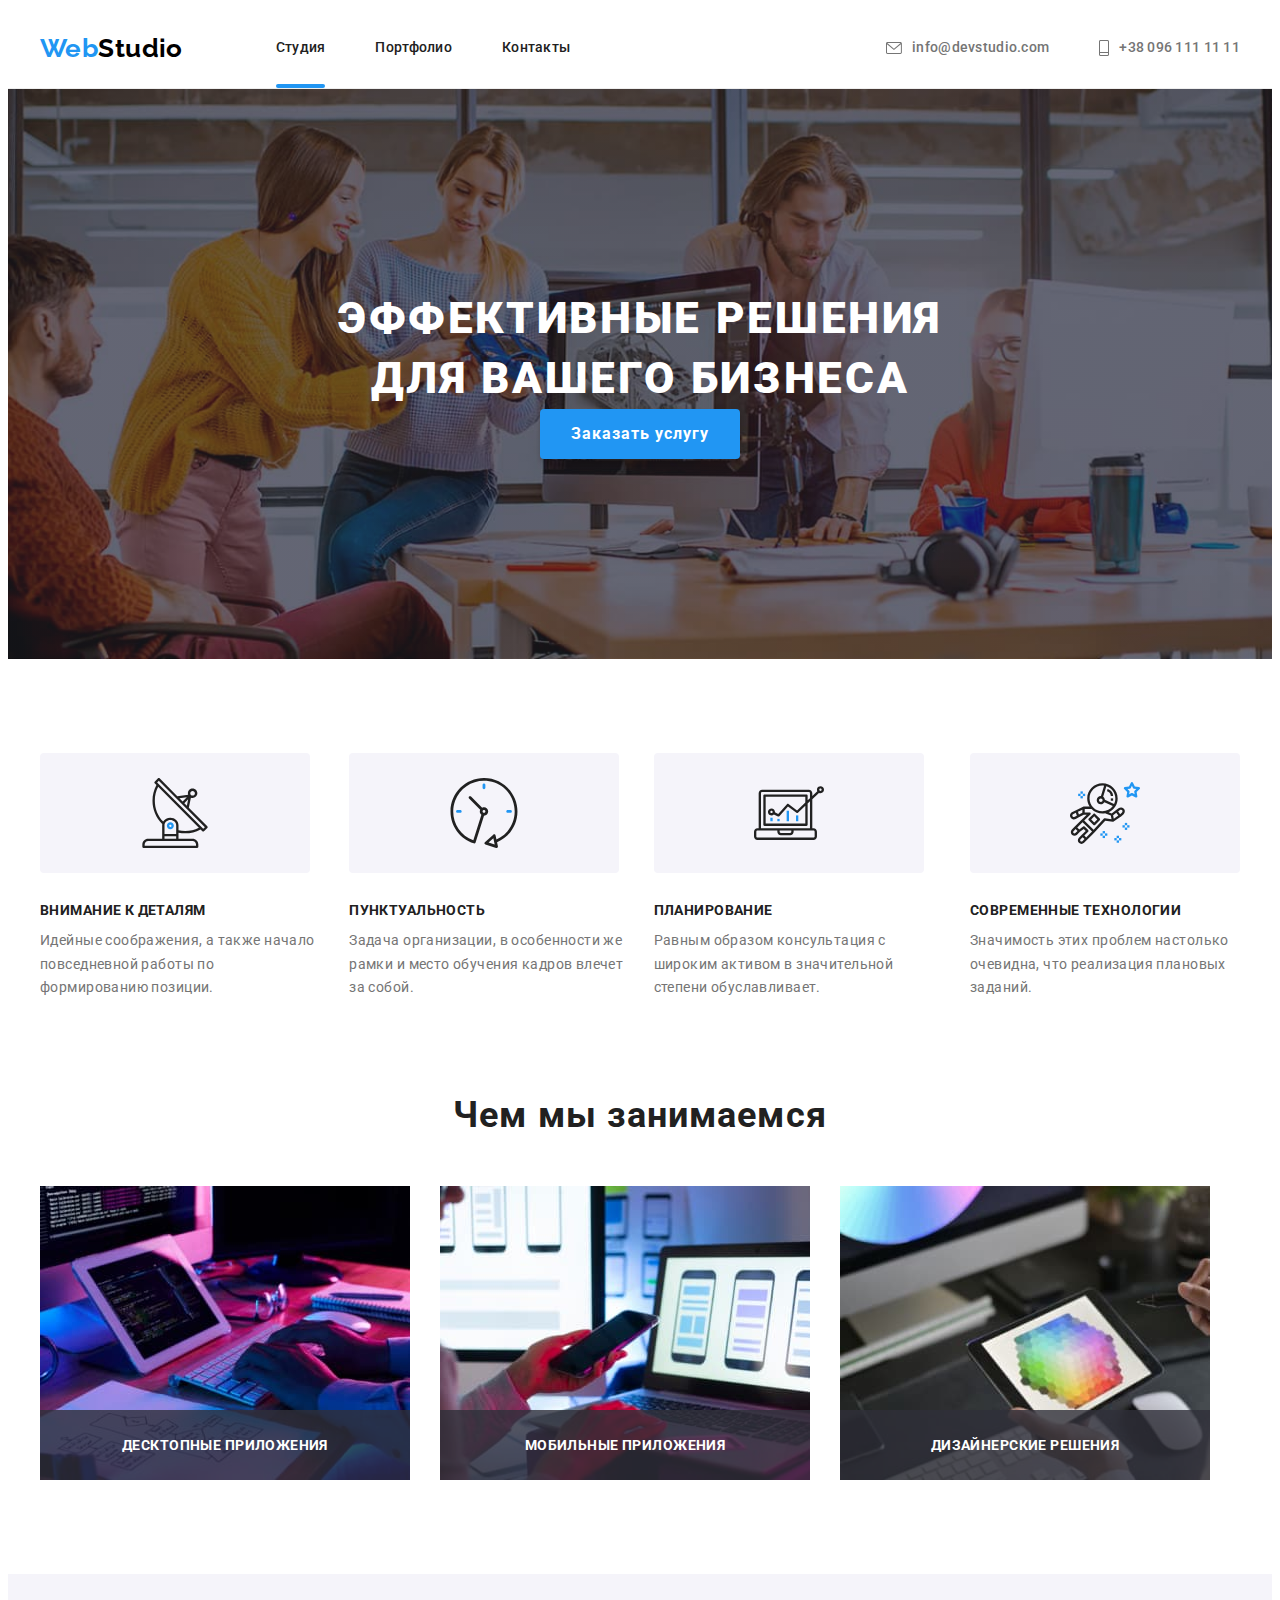
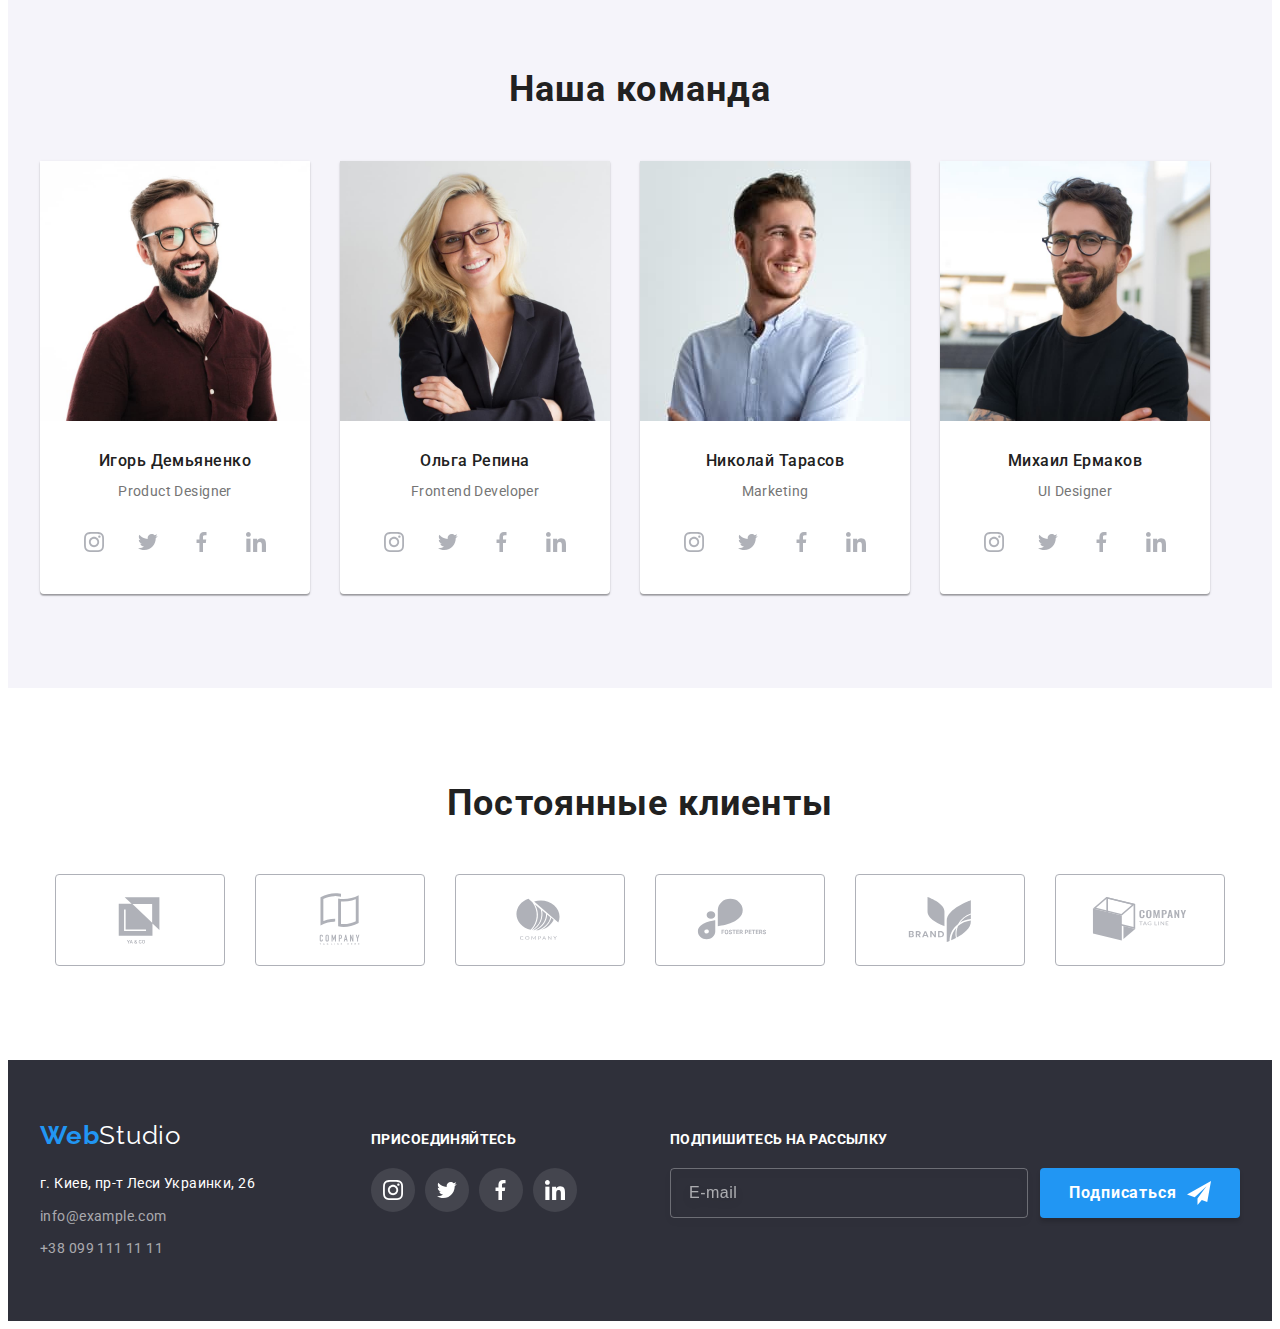
<file: index.html>
<!DOCTYPE html>
<html lang="ru">

<head>
    <meta charset="UTF-8">
    <meta http-equiv="X-UA-Compatible" content="IE=edge">
    <meta name="viewport" content="width=device-width, initial-scale=1.0">
    <title>Document</title>
    <link rel="preconnect" href="https://fonts.googleapis.com">
    <link rel="preconnect" href="https://fonts.gstatic.com" crossorigin>
    <link href="https://fonts.googleapis.com/css2?family=Raleway:wght@700&family=Roboto:wght@400;500;700;900&display=swap"
        rel="stylesheet">
       <link rel="stylesheet" href="https://cdnjs.cloudflare.com/ajax/libs/modern-normalize/1.1.0/modern-normalize.min.css" integrity="sha512-wpPYUAdjBVSE4KJnH1VR1HeZfpl1ub8YT/NKx4PuQ5NmX2tKuGu6U/JRp5y+Y8XG2tV+wKQpNHVUX03MfMFn9Q==" crossorigin="anonymous" referrerpolicy="no-referrer" />
    <link rel="stylesheet" href="./css/styles.css"/>
</head>
<body>
    <header class="header">
        <div class="container header-container">
        <nav class="header-navigation"> 
            <a href="/" class="header-logo link">
               Web<span class="logo-blak">Studio</span> </a>
            <ul class="header-list" >
                <li class="header-item"><a class="link header-link current" href="">Студия</a></li>
                <li class="header-item"><a class="link header-link" href="./portfolio.html">Портфолио</a></li>
                <li class="header-item"><a class="link header-link" href="">Контакты</a></li>
            </ul>
        </nav>
        <ul class="header-list">
            <li class="list-contact"><a class="link header-contact" href="mailto:info@devstudio.com">
                <svg class="header-icon" width="16" height="12">
                <use href="./images/icons.svg#icon-envelope1">
            </use>
            </svg>
                  info@devstudio.com</a>
           </li>
           
           
            <li class="list-contact"><a class="link header-contact"href="tel:+380961111111">
                <svg class="header-icon"width="10" height="16">
                    <use href="./images/icons.svg#icon-Vectorhover">
                    </use>
                    </svg>
                +38 096 111 11 11</a>
            </li>
            </div>
        </ul>
        </header>
    <main>
         <section class=" hero">
             <div class="container ">
                <h1 class="hero-title">Эффективные решения<br> для вашего бизнеса</h1>
                <button class="btn"type="button" data-modal-open>Заказать услугу</button>
             </div>
        </section>
        <section class="section">
            <div class="container">
            <h2 class="visually-hidden">Особенности</h2>
            <ul class="features-list">
               
                <li class="features-item">
                    <div class="features-icons-svg">
                    <svg class="features-icons">
                        <use href="./images/icons.svg#icon-antenna">
                        </use>
                    </svg>
                    </div>
                    <h3 class="features-title">Внимание к деталям</h3>
                    <p>Идейные соображения, а также начало повседневной работы по формированию позиции.</p>
                </li>
                <li class="features-item">
                    <div class="features-icons-svg">
                    <svg class="features-icons">
                        <use href="./images/icons.svg#icon-clock">
                        </use>
                    </svg>
                </div>
                    <h3 class="features-title">Пунктуальность</h3>
                    <p>Задача организации, в особенности же рамки и место обучения кадров влечет за собой.</p>
                </li>
                <li class="features-item">
                    <div class="features-icons-svg">
                    <svg class="features-icons">
                        <use href="./images/icons.svg#icon-diagram">
                        </use>
                    </svg>
                    </div>
                    <h3 class="features-title">Планирование</h3>
                    <p class="features-text">Равным образом консультация с широким активом в значительной степени обуславливает.</p>

                </li>
                <li class="features-item">
                    <div class="features-icons-svg">
                    <svg class="features-icons">
                        <use href="./images/icons.svg#icon-astronaut">
                        </use>
                    </svg>
                    </div>
                    <h3 class="features-title">Современные технологии</h3>
                    <p>Значимость этих проблем настолько очевидна, что реализация плановых заданий.</p>

                </li>
            </ul>
            </div>
             </section>
        <section class="section work-section">
            <div class="container">
            <h2 class="work-title">Чем мы занимаемся</h2>
            <ul class="work-list">
                <li class="work-item">
                    <img src="./images/img1.jpg" alt="вёрстка" width="370" height="294" />
                    <p class="work-text">ДЕСКТОПНЫЕ ПРИЛОЖЕНИЯ</p>
                </li>
                <li class="work-item">
                    <img src="./images/img2.jpg" alt="программа для телефона" width="370" height="294" />
                    <p class="work-text">МОБИЛЬНЫЕ ПРИЛОЖЕНИЯ</p>
                </li>
                <li class="work-item">
                    <img src="./images/img3.jpg" alt="игра" width="370" height="294" />
                    <p class="work-text">ДИЗАЙНЕРСКИЕ РЕШЕНИЯ</p>
                </li>
            </ul>
            </div>
        </section>
        <section class="section team-section">
            <div class="container">
            <h2 class="team-title">Наша команда</h2>
            <ul class=" team-list">
                <li class="team-item">
                    <img src="./images/photo.img1.jpg" alt="фото" width="270" height="260" />
                    <div class="container-name">
                    <h3 class="team-item-name">Игорь Демьяненко</h3>
                    <p class="team-text">Product Designer</p>

                    <ul class="team-contacts-list">
                        <li class="team-contacts">
                            <a class= "team-social-link" href="" ><svg class="team-social-link-icon" width="20" height="20">
                                <use href="./images/icons.svg#icon-instagram"></use>
                            </svg></a>
                            
                        </li>
                        <li class="team-contacts">
                            <a class="team-social-link" href=""><svg class="team-social-link-icon" width="20" height="20">
                                <use href="./images/icons.svg#icon-Vector"></use>
                            </svg></a>
                            </li>

                        <li class="team-contacts">
                            <a class= "team-social-link" href="" ><svg class="team-social-link-icon" width="20" height="20">
                                <use href="./images/icons.svg#icon-fecebook"></use>
                            </svg></a>
                            </li>

                        <li class="team-contacts">
                            <a class= "team-social-link" href="" ><svg class="team-social-link-icon" width="20" height="20">
                                <use href="./images/icons.svg#icon-linkedin"></use>
                            </svg></a>
                            </li>
                    </ul>
                    </div>
                </li>
                    <li class="team-item">
                    <img src="./images/photo.img2.jpg" alt="фото" width="270" height="260" />
                    <div class="container-name">
                    <h3 class="team-item-name">Ольга Репина</h3>
                    <p class="team-text">Frontend Developer</p>
                    <ul class="team-contacts-list">
                        <li class="team-contacts">
                            <a class="team-social-link" href=""><svg class="team-social-link-icon" width="20" height="20">
                                    <use href="./images/icons.svg#icon-instagram"></use>
                                </svg></a>
                    </li>
                    <li class="team-contacts">
                        <a class="team-social-link" href=""><svg class="team-social-link-icon" width="20" height="20">
                                <use href="./images/icons.svg#icon-Vector"></use>
                            </svg></a>
                    </li>
                    <li class="team-contacts">
                        <a class="team-social-link" href=""><svg class="team-social-link-icon" width="20" height="20">
                                <use href="./images/icons.svg#icon-fecebook"></use>
                            </svg></a>
                    </li>
                    <li class="team-contacts">
                        <a class="team-social-link" href=""><svg class="team-social-link-icon" width="20" height="20">
                                <use href="./images/icons.svg#icon-linkedin"></use>
                            </svg></a>
                    </li>
                    </ul>

                    </div>
                </li>
                <li class="team-item">
                    <img src="./images/photo.img3.jpg" alt="фото" width="270" height="260" />
                    <div class="container-name">
                    <h3 class="team-item-name">Николай Тарасов</h3>
                    <p class="team-text">Marketing</p>
                    <ul class="team-contacts-list">
                        <li class="team-contacts">
                            <a class="team-social-link" href=""><svg class="team-social-link-icon" width="20" height="20">
                                    <use href="./images/icons.svg#icon-instagram"></use>
                                </svg></a>
                       </li>
                        <li class="team-contacts">
                            <a class="team-social-link" href=""><svg class="team-social-link-icon" width="20" height="20">
                                    <use href="./images/icons.svg#icon-Vector"></use>
                                </svg></a>
                        </li>
                        <li class="team-contacts">
                            <a class="team-social-link" href=""><svg class="team-social-link-icon" width="20" height="20">
                                    <use href="./images/icons.svg#icon-fecebook"></use>
                                </svg></a>
                        </li>
                        <li class="team-contacts">
                            <a class="team-social-link" href=""><svg class="team-social-link-icon" width="20" height="20">
                                    <use href="./images/icons.svg#icon-linkedin"></use>
                                </svg></a>
                        </li>
                        </ul>

                    </div>
                </li>
                <li class="team-item">
                    <img src="./images/photo.img4.jpg" alt="фото" width="270" height="260" />
                    <div class="container-name">
                    <h3 class="team-item-name">Михаил Ермаков</h3>
                    <p class="team-text">UI Designer</p>
                    <ul class="team-contacts-list">
                        <li class="team-contacts">
                            <a class="team-social-link" href=""><svg class="team-social-link-icon" width="20" height="20">
                                    <use href="./images/icons.svg#icon-instagram"></use>
                                </svg></a>
                    
                        </li>
                        <li class="team-contacts">
                            <a class="team-social-link" href=""><svg class="team-social-link-icon" width="20" height="20">
                                    <use href="./images/icons.svg#icon-Vector"></use>
                                </svg></a>
                        </li>
                        <li class="team-contacts">
                            <a class="team-social-link" href=""><svg class="team-social-link-icon" width="20" height="20">
                                    <use href="./images/icons.svg#icon-fecebook"></use>
                                </svg></a>
                        </li>
                        <li class="team-contacts">
                            <a class="team-social-link" href=""><svg class="team-social-link-icon" width="20" height="20">
                                    <use href="./images/icons.svg#icon-linkedin"></use>
                                </svg></a>
                        </li>
                        </ul>

                    </div>
                </li>
            </ul>
            </div>
        </section>
        <section class="section client-section">
            <div class="container">
          <h4 class="client-title">Постоянные клиенты</h4>
          <ul class="client-list">
            <li class="client-compani">
                <a class="client-compani-contact" href="">
                    <svg class="client-compani-icon">
                        <use href="./images/icons.svg#icon-Logo1"></use>
                    </svg>
                </a>

            </li>
            <li class="client-compani">
                <a class="client-compani-contact" href="">
                    <svg class="client-compani-icon">
                        <use href="./images/icons.svg#icon-Logo2"></use> 
                    </svg>
                </a>
            </li>
            <li class="client-compani">
                <a class="client-compani-contact" href="">
                    <svg class="client-compani-icon">
                    <use href="./images/icons.svg#icon-Logo3"></use> </svg></a>
            </li>
            <li class="client-compani">
                <a class="client-compani-contact" href="">
                    <svg class="client-compani-icon">
                    <use href="./images/icons.svg#icon-Logo4"></use> </svg></a>
            </li>
            <li class="client-compani">
                <a class="client-compani-contact" href="">
                    <svg class="client-compani-icon">
                    <use  href="./images/icons.svg#icon-Logo5"></use> </svg></a>
            </li>
            <li class="client-compani">
                <a class="client-compani-contact" href="">
                    <svg class="client-compani-icon">
                    <use href="./images/icons.svg#icon-Logo6"></use> </svg></a>
            </li>
            
          </ul>
</section>
    </main>
    
    <section class="footer">
        <div class="container footer-all">
            <div class="footer-container">
        <a href="/" class="footer-logo link">
            Web<span class="logo-light">Studio</span> </a>
           <address class="footer-adress">
              
            <ul class=" footer-list">
                <li class="footer-item">
                    <a class="footer-coordinates link" href="https://goo.gl/maps/s4ps8haP7JGMtB886" target="_blank" rel="noopener noreferrer">
                        г. Киев, пр-т Леси Украинки, 26</a>
                </li>
                <li class="footer-item">
                    <a class="footer-contact link"href="mailto:info@example.com">info@example.com</a>
                </li>
                <li class="footer-item">
                    <a class="footer-contact link"href="tel:+380991111111">+38 099 111 11 11</a>
                </li>
            </ul>
            </div>
            </address>
       <div class="footer-container-second"> 
        <p class="join-title">ПРИСОЕДИНЯЙТЕСЬ</p>
        
        <ul class="join-list">
            <li class="join-contacts">
                <a class="join-social-link" href=""><svg class="join-social-link-icon" width="20" height="20">
                        <use href="./images/icons.svg#icon-instagram"></use>
                    </svg></a>
            </li>
            <li class="join-contacts">
                <a class="join-social-link" href=""><svg class="join-social-link-icon" width="20" height="20">
                        <use href="./images/icons.svg#icon-Vector"></use>
                    </svg></a>
            </li>
            <li class="join-contacts">
                <a class="join-social-link" href=""><svg class="join-social-link-icon" width="20" height="20">
                        <use href="./images/icons.svg#icon-fecebook"></use>
                    </svg></a>
            </li>
            <li class="join-contacts">
                <a class="join-social-link" href=""><svg class="join-social-link-icon" width="20" height="20">
                        <use href="./images/icons.svg#icon-linkedin"></use>
                    </svg></a>
            </li>
        </ul>
        </div>
        <div class="container-form">
            <p class="join-title">ПОДПИШИТЕСЬ НА РАССЫЛКУ</p>
        <form action="#" class="footer-form">
            
            <input type="text"
                   class="footer-form-input"
                   name="form-name"
                   placeholder="E-mail">

            <button type="submit" class="btn footer-btn">
                Подписаться
                <svg class="footer-btn-icon" width="24" height="24">
                <use href="./images/icons.svg#icon-icon-send">
                </use>
            </svg>
        </button>
          
        </form>
        </div>
        </div>
    </footer>
    <div class="backdrop is-hidden" data-modal>
        <div class="modal">
            <button type="button"class="modal-close" data-modal-close>
                <svg class="modal-close-icon" width="11" height="11">
                    <use href="./images/icons.svg#icon-VectorX">
                 </use>
                </svg>
            </button>
            <p class="modal-title">Оставьте свои данные, мы вам перезвоним</p>
            <form action="#" class="modal-form">

                <div class="modal-field">
                <label for="user-name" class="modal-label-text">Имя</label>
                <div class="input-wrap">
                <input type="text" 
                       id="user-name"
                       name="user-name" 
                       class="modal-form-input" 
                       required 
                       minlength="2"
                       />
                    <svg class="input-icon" width="12"height="12">
                        <use href="./images/icons.svg#icon-name"></use>
                    </svg>
                    </div>
                    </div>

                <div class="modal-field">
                <label for="user-tel" class="modal-label-text">Телефон</label>
                <div class="input-wrap">
                <input type="tel" 
                        id="user-tel"
                        name="user-tel"
                        class="modal-form-input" 
                        required
                        minlength="10"
                        />
                        <svg class="input-icon" width="13" height="13">
                            <use href="./images/icons.svg#icon-tel"></use>
                        </svg>
                </div>
                </div>

                <div class="modal-field">
                <label for="user-email" class="modal-label-text">Почта</label>
                <div class="input-wrap">
                <input type="email" 
                        id="user-email"
                        name="user-email"
                        class="modal-form-input" 
                        required
                        minlength="8"
                        />
                        <svg class="input-icon" width="15" height="12">
                            <use href="./images/icons.svg#icon-mail"></use>
                        </svg>
                </div>
                </div>

                        <div class="modal-field">
                            <label for="user-text" class="modal-label-text">Комментарий</label>
                           <textarea 
                           name="user-text" 
                           id="user-text" 
                           class="modal-form-text"
                           placeholder="Введите текст"
                        ></textarea>
                        </div>
                        
                        <div class="modal-field">
                            <input type="checkbox"
                             id="policy" 
                             name="policy" 
                             class="modal-checkbox visually-hidden"
                             />
                             <label for="policy" class="checkbox-text">
                                 <span class="checkbox-item">
                                     <svg class="checkbox-icon" width="11" height="8">
                                    <use href="./images/icons.svg#icon-ok"></use>
                                </svg>
                            </span>Соглашаюсь с рассылкой и принимаю&nbsp<span class="checkbox-contract">
                              <a href="#"class="checkbox-link"target="_blank">
                             Условия договора</a>
                            </span>
                            </label>
                                
                            </div>


                <button type="submit" class="btn modal-btn">Отправить</button>
            </form>

        </div>
    </div>




    <script src="./js/modal.js"></script>
</body>
</html>
</file>
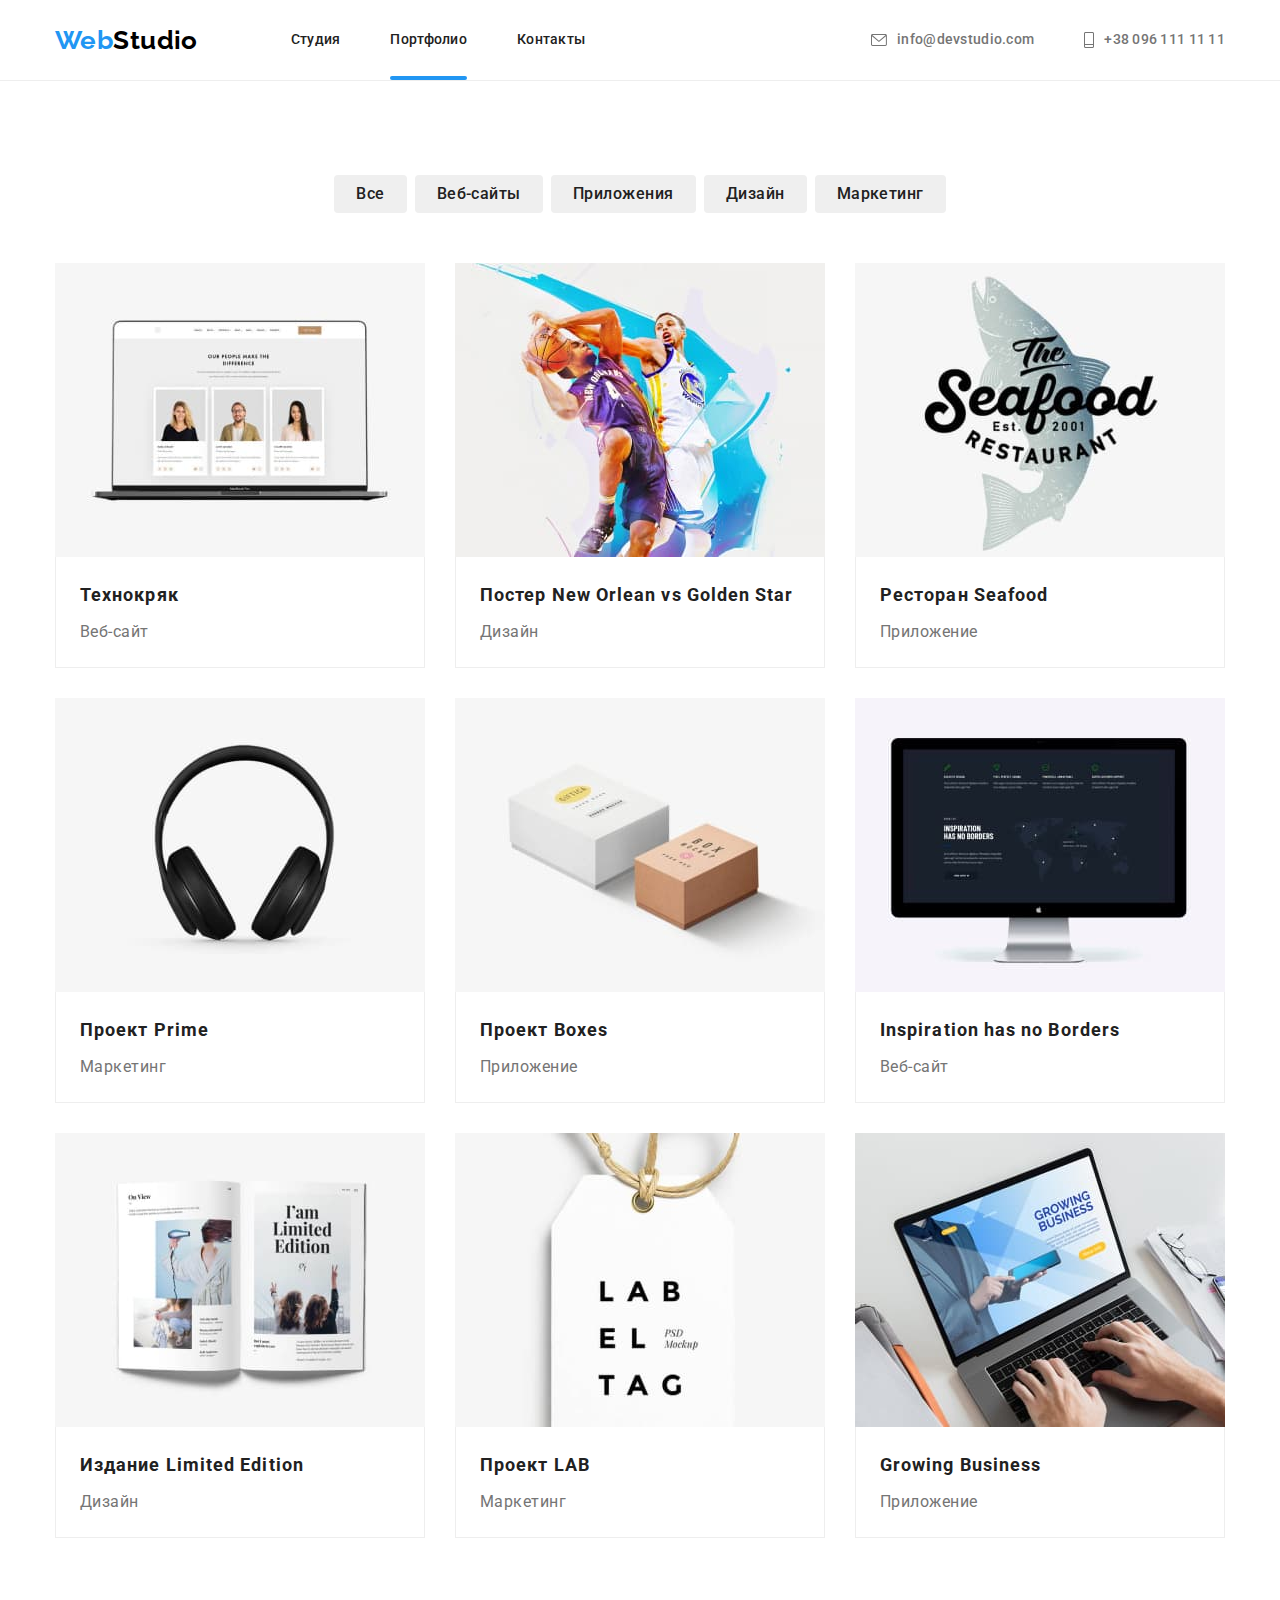
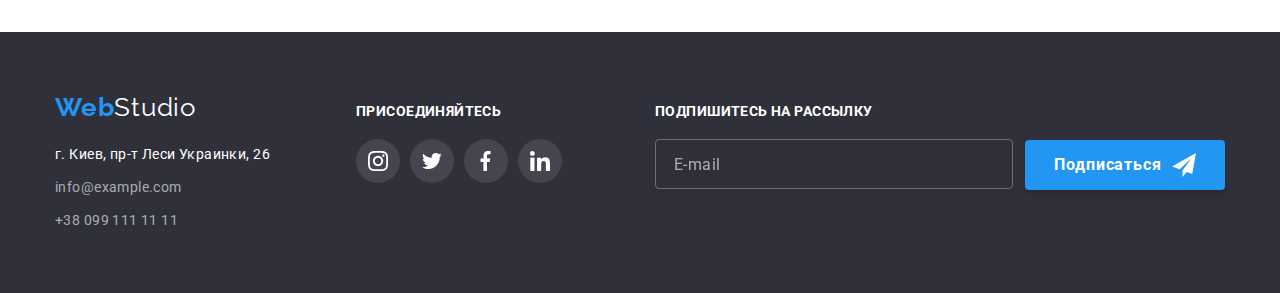
<file: portfolio.html>
<!DOCTYPE html>
<html lang="ru">
<head>
    <meta charset="UTF-8">
    <meta http-equiv="X-UA-Compatible" content="IE=edge">
    <meta name="viewport" content="width=device-width, initial-scale=1.0">
    <title>Document</title>
    <link rel="preconnect" href="https://fonts.googleapis.com">
    <link rel="preconnect" href="https://fonts.gstatic.com" crossorigin>
    <link href="https://fonts.googleapis.com/css2?family=Raleway:wght@700&family=Roboto:wght@400;500;700;900&display=swap"
        rel="stylesheet">
        <link rel="stylesheet" href="https://cdnjs.cloudflare.com/ajax/libs/modern-normalize/1.1.0/modern-normalize.min.css"/>
    <link rel="stylesheet" href="./css/styles.css" />
    </head>
<body>

<header class="header">
    <div class="container header-container">
        <nav class="header-navigation">
            <a href="/" class="header-logo link">
                Web<span class="logo-blak">Studio</span> </a>
            <ul class="header-list">
                <li class="header-item"><a class="link header-link" href="./index.html">Студия</a></li>
                <li class="header-item"><a class="link header-link current" href="./portfolio.html">Портфолио</a></li>
                <li class="header-item"><a class="link header-link" href="">Контакты</a></li>
            </ul>
        </nav>
        <ul class="header-list">
            
            <li class="list-contact"><a class="link header-contact" href="mailto:info@devstudio.com">
                    <svg class="header-icon" width="16" height="12">
                        <use href="./images/icons.svg#icon-envelope1">
                        </use>
                    </svg>
                    info@devstudio.com</a>
            </li>
             <li class="list-contact"><a class="link header-contact" href="tel:+380961111111">
                    <svg class="header-icon" width="10" height="16">
                        <use href="./images/icons.svg#icon-Vectorhover">
                        </use>
                    </svg>
                    +38 096 111 11 11</a>
            </li>
            </div>
        </ul>
        </header>
    <main>
 <section class="section">
    <div class="container">
    <h1 class="visually-hidden">Buttons</h1>
    <ul class="list buttons-list">
        
       <li class="buttons-item">
            <button class="buttons-btn button" type="button">Все</button>
           </li>
        
        
        <li class="buttons-item">
            <button class="buttons-btn button" type="button">Веб-сайты</button>
           </li>
        
        
        <li class="buttons-item">
             <button class="buttons-btn button" type="button">Приложения</button>
           </li>
       
        
        <li class="buttons-item">
            <button class="buttons-btn button" type="button">Дизайн</button>
            </li>
        
        
        <li class="buttons-item">
            <button class="buttons-btn button" type="button">Маркетинг</button>
            </li>
        
    </ul>
    <ul class="images-list" >
        <li  class="images-item" >
            <a class="images-item-progect" href="/">
            <div class="images-card-thumb">
            <img src="./images/progect1.jpg" alt="технокряк" width="370" height="294" />
            <p class="images-item-progect-text">Технокряк это современная площадка распространения коронавируса.Компании используют эту платформу для цифрового шпионажа и атак на защищённые сервера конкурентов.</p>
            </div>
            <div class="images-contents">
            <h2 class="images-title">Технокряк</h2>
            <p class="images-text">Веб-сайт</p>
            </div>
            </a>
           </li>

        <li class="images-item">
            <a class="images-item-progect" href="/">
            <div class="images-card-thumb">
            <img src="./images/progect2.jpg" alt="постер" width="370" height="294" />
            <p class="images-item-progect-text">Технокряк это современная площадка распространения коронавируса.Компании используют эту платформу для цифрового шпионажа и атак на защищённые сервера конкурентов.</p>
            </div>
            <div class="images-contents">
            <h2 class="images-title">Постер New Orlean vs Golden Star</h2>
            <p class="images-text">Дизайн</p>
             </div>
            </a>
        </li>

        <li class="images-item">
            <a class="images-item-progect" href="/">
            <div class="images-card-thumb">
            <img src="./images/progect3.jpg" alt="ресторан" width="370" height="294" />
            <p class="images-item-progect-text">Технокряк это современная площадка распространения коронавируса.Компании используют эту платформу для цифрового шпионажа и атак на защищённые сервера конкурентов.</p>
            </div>
            <div class="images-contents">
            <h2 class="images-title">Ресторан Seafood</h2>
            <p class="images-text">Приложение</p>
            </div>
            </a>
        </li>

        <li class="images-item">
            <a class="images-item-progect" href="/">
            <div class="images-card-thumb">
            <img src="./images/progect4.jpg" alt="проект" width="370" height="294" />
            <p class="images-item-progect-text">Технокряк это современная площадка распространения коронавируса.Компании используют эту платформу для цифрового шпионажа и атак на защищённые сервера конкурентов.</p>
            </div>
            <div class="images-contents">
            <h2 class="images-title">Проект Prime</h2>
            <p class="images-text">Маркетинг</p>
            </div>
            </a>
        </li>

        <li class="images-item">
            <a class="images-item-progect" href="/">
            <div class="images-card-thumb">
            <img src="./images/progect5.jpg" alt="проект" width="370" height="294" />
            <p class="images-item-progect-text">Технокряк это современная площадка распространения коронавируса.Компании используют эту платформу для цифрового шпионажа и атак на защищённые сервера конкурентов.</p>
            </div>
            <div class="images-contents">
            <h2 class="images-title">Проект Boxes</h2>
            <p class="images-text">Приложение</p>
           </div>
        </a>
        </li>

        <li class="images-item">
            <a class="images-item-progect" href="/">
            <div class="images-card-thumb">
            <img src="./images/progect6.jpg" alt="без границ" width="370" height="294" />
            <p class="images-item-progect-text">Технокряк это современная площадка распространения коронавируса.Компании используют эту платформу для цифрового шпионажа и атак на защищённые сервера конкурентов.</p>
             </div>
            <div class="images-contents">
            <h2 class="images-title">Inspiration has no Borders</h2>
            <p class="images-text">Веб-сайт</p>
            </div>
            </a>
        </li>

        <li class="images-item">
            <a class="images-item-progect" href="/">
            <div class="images-card-thumb">
           <img src="./images/progect7.jpg" alt="издание" width="370" height="294" />
            <p class="images-item-progect-text">Технокряк это современная площадка распространения коронавируса.Компании используют эту платформу для цифрового шпионажа и атак на защищённые сервера конкурентов.</p>
             </div>
            <div class="images-contents">
            <h2 class="images-title">Издание Limited Edition</h2>
            <p class="images-text">Дизайн</p>
            </div>
            </a>
        </li>

        <li class="images-item">
            <a class="images-item-progect" href="/">
            <div class="images-card-thumb">
             <img src="./images/progect8.jpg" alt="лейба" width="370" height="294" />
            <p class="images-item-progect-text">Технокряк это современная площадка распространения коронавируса.Компании используют эту платформу для цифрового шпионажа и атак на защищённые сервера конкурентов.</p>
             </div>
            <div class="images-contents">
            <h2 class="images-title">Проект LAB</h2>
            <p class="images-text">Маркетинг</p>
            </div>
            </a>
        </li>

        <li class="images-item">
            <a class="images-item-progect" href="/">
            <div class="images-card-thumb">
            <img src="./images/progect9.jpg" alt="бизнес" width="370" height="294" />
            <p class="images-item-progect-text">Технокряк это современная площадка распространения коронавируса.Компании используют эту платформу для цифрового шпионажа и атак на защищённые сервера конкурентов.</p>
             </div>
            <div class="images-contents">
            <h2 class="images-title">Growing Business</h2>
            <p class="images-text">Приложение</p>
            </div>
            </a>
        </li>
    </ul>
    </div>
</section>
</main>
<section class="footer">
    <div class="container footer-all">
        <div class="footer-container">
            <a href="/" class="footer-logo link">
                Web<span class="logo-light">Studio</span> </a>
            <address class="footer-adress">

                <ul class=" footer-list">
                    <li class="footer-item">
                        <a class="footer-coordinates link" href="https://goo.gl/maps/s4ps8haP7JGMtB886" target="_blank"
                            rel="noopener noreferrer">
                            г. Киев, пр-т Леси Украинки, 26</a>
                    </li>
                    <li class="footer-item">
                        <a class="footer-contact link" href="mailto:info@example.com">info@example.com</a>
                    </li>
                    <li class="footer-item">
                        <a class="footer-contact link" href="tel:+380991111111">+38 099 111 11 11</a>
                    </li>
                </ul>
        </div>
        </address>
        <div class="footer-container-second">
            <p class="join-title">ПРИСОЕДИНЯЙТЕСЬ</p>

            <ul class="join-list">
                <li class="join-contacts">
                    <a class="join-social-link" href=""><svg class="join-social-link-icon" width="20" height="20">
                            <use href="./images/icons.svg#icon-instagram"></use>
                        </svg></a>
                </li>
                <li class="join-contacts">
                    <a class="join-social-link" href=""><svg class="join-social-link-icon" width="20" height="20">
                            <use href="./images/icons.svg#icon-Vector"></use>
                        </svg></a>
                </li>
                <li class="join-contacts">
                    <a class="join-social-link" href=""><svg class="join-social-link-icon" width="20" height="20">
                            <use href="./images/icons.svg#icon-fecebook"></use>
                        </svg></a>
                </li>
                <li class="join-contacts">
                    <a class="join-social-link" href=""><svg class="join-social-link-icon" width="20" height="20">
                            <use href="./images/icons.svg#icon-linkedin"></use>
                        </svg></a>
                </li>
            </ul>
        </div>
                <div class="container-form">
                    <p class="join-title">ПОДПИШИТЕСЬ НА РАССЫЛКУ</p>
                    <form action="#" class="footer-form">
                
                        <input type="text" 
                        class="footer-form-input" 
                        name="form-name" 
                        placeholder="E-mail">
                
                        <button type="submit" class="btn footer-btn">
                            Подписаться
                            <svg class="footer-btn-icon" width="24" height="24">
                                <use href="./images/icons.svg#icon-icon-send">
                                </use>
                            </svg>
                        </button>
                
                    </form>
        </div>
    </div>
    </footer>
    </body>

    </html>
</file>
<file: css/styles.css>
:root {
  --second-title-color: #212121;
  --main-text-color: #757575;
  --main-title-color: #212121;
  --second-text-color: #ffffff;
  --accent-color: #2196f3;
  --main-btn-color: #ffffff;
  --header-text-color: #212121;
  --footer-text-color: rgba(255, 255, 255, 0.6);
  --footer-background-color: #2f303a;
}
h1,
h2,
h3,
h4,
h5,
h6,
p {
  margin: 0;
}
ul {
  list-style: none;
  margin: 0;
  padding: 0;
}
img {
  display: block;
  max-width: 100%;
  height: auto;
}

.container {
  width: 1200px;
  padding-left: 15px;
  padding-right: 15px;
  margin: 0 auto;
}

body {
  font-family: "Roboto", sans-serif;
  font-size: 14px;
  line-height: 1.71;
  letter-spacing: 0.03em;
  color: var(--main-text-color);
}
.section {
  padding-top: 94px;
  padding-bottom: 94px;
}
.section-title {
  font-weight: 700;
  font-size: 36px;
  line-height: 1.17;
  letter-spacing: 0.03em;
  color: var(--second-title-color);
}
.work-section {
  padding-top: 0;
}
.team-section {
  background-color: #f5f4fa;
}

.link {
  text-decoration: none;
}

.visually-hidden {
  position: absolute;
  clip: rect(0 0 0 0);
  width: 1px;
  height: 1px;
  margin: -1px;
  border: 0;
  padding: 0;
  overflow: hidden;
}
/*--------HEADER----------------*/
.header {
  border-bottom: 1px solid #eeeeee;
}
.header-logo {
  font-family: Raleway, sans-serif;
  font-weight: 700;
  font-size: 26px;
  line-height: 1.19;
  color: var(--accent-color);
  margin-right: 93px;
}
.logo-blak {
  color: #000;
}
.header-navigation {
  display: flex;
  align-items: center;
}
.header-container {
  display: flex;
  align-items: center;
}
.header-item:not(:last-child) {
  margin-right: 50px;
}
.header-link {
  display: block;
  font-weight: 500;
  font-size: 14px;
  line-height: 1.14;
  letter-spacing: 0.02em;
  color: var(--header-text-color);
  padding-top: 32px;
  padding-bottom: 32px;
  transition: color 250ms cubic-bezier(0.4, 0, 0.2, 1);
  position: relative;
}
.header-link.current::after {
  content: "";
  width: 100%;
  height: 4px;
  background: #2196f3;
  border-radius: 2px;
  position: absolute;
  display: block;
  bottom: 0;
  left: 0;
}
.header-link:hover,
.header-link:focus {
  color: var(--accent-color);
}
.header-list {
  display: flex;
  margin-left: auto;
}
.list-contact:not(:last-child) {
  margin-right: 50px;
}

.header-contact:hover,
.header-contact:focus {
  color: var(--accent-color);
}
.header-contact {
  font-weight: 500;
  font-size: 14px;
  line-height: 1.14;
  letter-spacing: 0.02em;
  color: var(--main-text-color);
  display: flex;
  align-items: center;
  transition: color 250ms cubic-bezier(0.4, 0, 0.2, 1);
}
.header-icon {
  margin-right: 10px;
  fill: currentColor;
}
.header-contact:hover .header-icon,
.header-contact:focus .header-icon {
  fill: var(--accent-color);
}

/*--------HERO----------------*/
.hero {
  background-color: var(--footer-background-color);
  max-width: 1600px;
  padding-top: 200px;
  padding-bottom: 200px;
  margin-left: auto;
  margin-right: auto;
  text-align: center;
  background-image: linear-gradient(
      rgba(47, 48, 58, 0.4),
      rgba(47, 48, 58, 0.4)
    ),
    url(../images/hero-img.jpg);
  background-size: cover;
  background-repeat: no-repeat;
  background-position: center;
}

.hero-title {
  font-weight: 900;
  font-size: 44px;
  line-height: 1.36;
  text-align: center;
  letter-spacing: 0.06em;
  text-transform: uppercase;
  color: var(--second-text-color);
}
.btn {
  font-family: inherit;
  font-weight: 700;
  font-size: 16px;
  line-height: 1.87;
  letter-spacing: 0.06em;
  color: var(--main-btn-color);
  cursor: pointer;
  background: #2196f3;
  box-shadow: 0px 4px 4px rgba(0, 0, 0, 0.15);
  border-radius: 4px;
  border: transparent;
  min-width: 200px;
  min-height: 50px;
}
/*--------FEATURES----------------*/
.features-list {
  display: flex;
}

.features-icons-svg {
  display: flex;
  justify-content: center;
  align-items: center;
  width: 270px;
  height: 120px;
  margin-bottom: 30px;
  background-color: #f5f4fa;
  border-radius: 4px;
}
.features-item:not(:last-child) {
  margin-right: 30px;
}
.features-icons {
  width: 70px;
  height: 70px;
}

.features-title {
  font-weight: 700;
  font-size: 14px;
  line-height: 1.14;
  letter-spacing: 0.03em;
  text-transform: uppercase;
  color: var(--second-title-color);
  margin-bottom: 10px;
}
/*--------WORK----------------*/

.work-title {
  font-weight: 700;
  font-size: 36px;
  line-height: 1.17;
  text-align: center;
  letter-spacing: 0.03em;
  color: var(--second-title-color);
  margin-bottom: 50px;
}
.work-list {
  display: flex;
}
.work-item {
  align-items: center;
  margin-right: 30px;
  position: relative;
}
.work-item:last-child {
  margin-right: 0;
}
.work-text {
  font-weight: 700;
  font-size: 14px;
  line-height: 16px;
  letter-spacing: 0.03em;
  text-transform: uppercase;
  color: #ffffff;
  position: absolute;
  bottom: 0;
  left: 0;
  height: 70px;
  display: flex;
  align-items: center;
  justify-content: center;
  background-color: rgba(47, 48, 58, 0.8);
  width: 100%;
}

/*--------TEAM----------------*/
.team-title {
  font-weight: 700;
  font-size: 36px;
  line-height: 1.17;
  text-align: center;
  letter-spacing: 0.03em;
  color: var(--second-title-color);
  margin-bottom: 50px;
}
.team-list {
  display: flex;
}
.team-item:not(:last-child) {
  margin-right: 30px;
}
.team-item {
  background: #ffffff;
  box-shadow: 0px 1px 3px rgba(0, 0, 0, 0.12), 0px 1px 1px rgba(0, 0, 0, 0.14),
    0px 2px 1px rgba(0, 0, 0, 0.2);
  border-radius: 0px 0px 4px 4px;
}
.container-name {
  padding-top: 30px;
  padding-bottom: 30px;
}
.team-item-name {
  font-weight: 500;
  font-size: 16px;
  line-height: 1.19;
  text-align: center;
  letter-spacing: 0.03em;
  color: var(--second-title-color);
  margin-bottom: 10px;
}
.team-text {
  text-align: center;
  margin-bottom: 16px;
}
.team-contacts-list {
  display: flex;
  justify-content: center;
}

.team-contacts {
  width: 44px;
  height: 44px;
  border-radius: 50%;
}
.team-contacts + .team-contacts {
  margin-left: 10px;
}
.team-social-link {
  width: 100%;
  height: 100%;
  display: flex;
  align-items: center;
  justify-content: center;
  transition: background-color 250ms cubic-bezier(0.4, 0, 0.2, 1),
    border-radius 250ms cubic-bezier(0.4, 0, 0.2, 1);
}
.team-social-link-icon {
  fill: #afb1b8;
  transition: fill 250ms cubic-bezier(0.4, 0, 0.2, 1);
}
.team-social-link:hover .team-social-link-icon,
.team-social-link:focus .team-social-link-icon {
  fill: var(--second-text-color);
}
.team-social-link:hover,
.team-social-link:focus {
  background-color: var(--accent-color);
  border-radius: 50%;
}
/*--------CLIENTS----------------*/
.client-title {
  font-weight: 700;
  font-size: 36px;
  line-height: 1.17;
  text-align: center;
  letter-spacing: 0.03em;
  color: var(--main-title-color);
  margin-bottom: 50px;
}
.client-list {
  display: flex;
  justify-content: center;
}

.client-compani {
  width: 170px;
  height: 92px;
  display: block;
  border-radius: 4px;
}
.client-compani-contact {
  display: flex;
  justify-content: center;
  align-items: center;
  width: 170px;
  height: 92px;
  border: 1px solid #afb1b8;
  box-sizing: border-box;
  border-radius: 4px;
  transition: border-color 250ms cubic-bezier(0.4, 0, 0.2, 1);
}

.client-compani + .client-compani {
  margin-left: 30px;
}

.client-compani-icon {
  width: 106px;
  height: 60px;
  fill: #afb1b8;
  transition: fill 250ms cubic-bezier(0.4, 0, 0.2, 1);
}
.client-compani-contact:hover .client-compani-icon,
.client-compani-contact:focus .client-compani-icon {
  fill: var(--accent-color);
}

.client-compani-contact:hover,
.client-compani-contact:focus {
  border-color: var(--accent-color);
}

/*--------FOOTER----------------*/

.footer {
  padding: 60px 0px;
  background: var(--footer-background-color);
}
.footer-all {
  display: flex;
  align-items: baseline;
}
.footer-container {
  flex-grow: 1;
  margin-right: 70px;
}
.footer-logo {
  font-family: Raleway, sans-serif;
  font-style: normal;
  font-weight: normal;
  font-weight: 700;
  font-size: 26px;
  line-height: 1.19;
  letter-spacing: 0.03em;
  color: var(--accent-color);
  margin-bottom: 20px;
}
.logo-light {
  font-style: normal;
  font-weight: normal;
  color: var(--second-text-color);
}
.footer-adress {
  margin-top: 20px;
}
.footer-item:not(:last-child) {
  margin-bottom: 9px;
}
.footer-coordinates {
  font-style: normal;
  font-weight: normal;
  font-size: 14px;
  line-height: 1.17;
  letter-spacing: 0.03em;
  color: var(--second-text-color);
}
.footer-contact {
  font-style: normal;
  font-weight: normal;
  font-size: 14px;
  line-height: 1.71;
  letter-spacing: 0.03em;
  color: var(--footer-text-color);
}
.footer-container-second {
  margin-right: 93px;
}
.join-title {
  font-style: normal;
  font-weight: bold;
  font-size: 14px;
  line-height: 1.14;
  letter-spacing: 0.03em;
  text-transform: uppercase;
  color: #ffffff;
  margin-bottom: 20px;
}
.join-list {
  display: flex;
  justify-content: center;
}
.join-contacts {
  width: 44px;
  height: 44px;
  background-color: rgba(255, 255, 255, 0.1);
  border-radius: 50%;
}
.join-social-link:hover,
.join-social-link:focus {
  background-color: var(--accent-color);
  border-radius: 50%;
}
.join-contacts + .join-contacts {
  margin-left: 10px;
}
.join-social-link {
  width: 100%;
  height: 100%;
  display: flex;
  align-items: center;
  justify-content: center;
  transition: background-color 250ms cubic-bezier(0.4, 0, 0.2, 1),
    border-radius 250ms cubic-bezier(0.4, 0, 0.2, 1);
}
.join-social-link-icon {
  fill: var(--second-text-color);
}
.footer-form {
  display: flex;
  align-items: center;
  justify-content: center;
  margin-top: 0;
}

.join-title {
  margin-bottom: 20px;
}
.footer-form {
  display: flex;
  justify-content: space-between;
  align-items: baseline;
}
.footer-form-input {
  width: 358px;
  height: 50px;
  background-color: transparent;
  border: 1px solid rgba(255, 255, 255, 0.3);
  box-sizing: border-box;
  filter: drop-shadow(0px 4px 4px rgba(0, 0, 0, 0.15));
  border-radius: 4px;
  outline: none;
  font-weight: 400;
  font-size: 16px;
  line-height: 1.25;
  letter-spacing: 0.03em;
  color: rgba(255, 255, 255, 0.6);
  margin-right: 12px;
}
.footer-form-input::placeholder {
  font-weight: 400;
  font-size: 16px;
  line-height: 1.25;
  letter-spacing: 0.03em;
  color: rgba(255, 255, 255, 0.6);
  padding-top: 15px;
  padding-bottom: 15px;
  padding-left: 16px;
}
.footer-btn {
  display: flex;
  align-items: center;
  justify-content: center;
}
.footer-btn-icon {
  margin-left: 10px;
}

/*--------PORTFOLIO----------------*/
.buttons-list {
  display: flex;
  justify-content: center;
  margin-bottom: 50px;
}
.buttons-list > .buttons-item:not(:last-child) {
  margin-right: 8px;
}
.buttons-item {
  display: block;
}
.button:hover,
.button:focus {
  background-color: var(--accent-color);
  cursor: pointer;
  color: var(--main-btn-color);
  box-shadow: 0px 3px 1px rgba(0, 0, 0, 0.1), 0px 1px 2px rgba(0, 0, 0, 0.08),
    0px 2px 2px rgba(0, 0, 0, 0.12);
}

.buttons-btn {
  border-style: none;
  border-radius: 4px;
  padding: 6px 22px 6px 22px;
}
.button {
  font-style: normal;
  font-weight: 500;
  font-size: 16px;
  line-height: 1.62;
  text-align: center;
  letter-spacing: 0.03em;
  color: var(--second-title-color);
  transition: background-color 250ms cubic-bezier(0.4, 0, 0.2, 1),
    color 250ms cubic-bezier(0.4, 0, 0.2, 1),
    box-shadow 250ms cubic-bezier(0.4, 0, 0.2, 1);
}

/*--------IMAGES----------------*/
.images-list {
  display: flex;
  flex-wrap: wrap;
  margin-left: -30px;
  margin-top: -30px;
}
.images-item {
  max-width: 100%;
  height: auto;
}
.images-item {
  flex-basis: calc(100% / 3 - 30px);
  margin-left: 30px;
  margin-top: 30px;
}
.images-item:hover .images-item-progect-text,
.images-item:focus .images-item-progect-text {
  transform: translateY(0);
}

.images-item-progect {
  display: block;
  color: #212121;
  text-decoration: none;
  transition: box-shadow 250ms cubic-bezier(0.4, 0, 0.2, 1);
}
.images-item-progect:hover,
.images-item-progect:focus {
  box-shadow: 0px 1px 1px rgba(0, 0, 0, 0.12), 0px 4px 4px rgba(0, 0, 0, 0.06),
    1px 4px 6px rgba(0, 0, 0, 0.16);
}
.images-card-thumb {
  position: relative;
  overflow: hidden;
}
.images-item-progect:hover .images-item-progect-text,
.images-item-progect:focus .images-item-progect-text {
  transform: translateY(0);
}
.images-item-progect-text {
  position: absolute;
  top: 0;
  left: 0;
  background-color: rgba(33, 150, 243, 0.9);
  color: #ffffff;
  font-weight: 400;
  font-size: 18px;
  line-height: 1.56;
  letter-spacing: 0.03em;
  overflow: auto;
  height: 100%;
  padding: 63px 24px;
  transform: translateY(100%);
  transition: transform 250ms cubic-bezier(0.4, 0, 0.2, 1);
}

.images-contents {
  padding: 20px 24px;
  border: 1px solid #eeeeee;
  box-sizing: border-box;
  border-top: none;
}
.images-title {
  font-weight: 700;
  font-size: 18px;
  line-height: 2;
  letter-spacing: 0.06em;
  color: var(--second-title-color);
}
.images-text {
  margin-top: 4px;
  font-weight: 400;
  font-size: 16px;
  line-height: 1.87;
  letter-spacing: 0.03em;
  color: var(--main-text-color);
}

/*--------MODAL----------------*/

.backdrop {
  width: 100vw;
  height: 100vh;
  background-color: rgba(0, 0, 0, 0.2);
  position: fixed;
  top: 0;
  transition: opacity 500ms cubic-bezier(0.4, 0, 0.2, 1),
    visibility 500ms cubic-bezier(0.4, 0, 0.2, 1);
}
.backdrop.is-hidden .modal {
  transform: scale(2.5) translate(500px);
  transition: transform 500ms cubic-bezier(0.4, 0, 0.2, 1);
}
.modal {
  width: 528px;
  min-height: 581px;
  background: #ffffff;
  box-shadow: 0px 1px 3px rgba(0, 0, 0, 0.12), 0px 1px 1px rgba(0, 0, 0, 0.14),
    0px 2px 1px rgba(0, 0, 0, 0.2);
  border-radius: 4px;
  position: absolute;
  top: 50%;
  left: 50%;
  padding: 40px;
  transform: scale(1);
  transform: translate(-50%, -50%);
  transition: transform 500ms cubic-bezier(0.4, 0, 0.2, 1);
}
.modal-close {
  width: 30px;
  height: 30px;
  border-color: transparent;
  background: #ffffff;
  border: 1px solid rgba(0, 0, 0, 0.1);
  border-radius: 50%;
  position: absolute;
  top: 8px;
  right: 8px;
  display: flex;
  align-items: center;
  justify-content: center;
  cursor: pointer;
}
.modal-close-icon {
  transition: fill 250ms cubic-bezier(0.4, 0, 0.2, 1);
}
.modal-close-icon:hover,
.modal-close-icon:focus {
  fill: var(--accent-color);
}
.is-hidden {
  visibility: hidden;
  opacity: 0;
  pointer-events: none;
}
.modal-title {
  font-weight: 700;
  font-size: 20px;
  line-height: 1.15;
  text-align: center;
  letter-spacing: 0.03em;
  color: var(--main-title-color);
  margin-bottom: 12px;
}
.modal-field {
  margin-bottom: 10px;
}
.modal-label-text {
  font-weight: 400;
  font-size: 12px;
  line-height: 1.17;
  letter-spacing: 0.01em;
  color: #757575;
  display: block;
  margin-bottom: 4px;
}
.input-wrap {
  position: relative;
  display: flex;
}
.input-icon {
  position: absolute;
  left: 12px;
  top: 50%;
  transform: translateY(-50%);
  transition: fill 250ms cubic-bezier(0.4, 0, 0.2, 1);
}
.modal-form-input {
  width: 100%;
  height: 40px;
  border: 1px solid rgba(33, 33, 33, 0.2);
  box-sizing: border-box;
  border-radius: 4px;
  padding-left: 41px;
  padding-right: 12px;
  cursor: pointer;
  outline: none;
  transition: border-color 250ms cubic-bezier(0.4, 0, 0.2, 1);
}

.modal-form-input:focus {
  border-color: var(--accent-color);
}
.modal-form-input:focus + .input-icon {
  fill: var(--accent-color);
}
.modal-form-text {
  display: block;
  width: 100%;
  height: 120px;
  border: 1px solid rgba(33, 33, 33, 0.2);
  box-sizing: border-box;
  border-radius: 4px;
  resize: none;
  padding: 12px 16px;
  outline: none;
  transition: border-color 250ms cubic-bezier(0.4, 0, 0.2, 1);
  margin-bottom: 20px;
}

.modal-form-text:focus {
  border-color: var(--accent-color);
}
.checkbox-text {
  font-weight: normal;
  font-size: 14px;
  line-height: 1.71;
  letter-spacing: 0.03em;
  color: var(--main-text-color);
  display: flex;
  align-items: center;
  justify-content: center;
}
.checkbox-item {
  width: 16px;
  height: 15px;
  border: 2px solid #212121;
  border-radius: 2px;
  margin-right: 7px;
  display: flex;
  align-items: center;
  justify-content: center;
}
.modal-checkbox:checked + .checkbox-text .checkbox-item {
  background-color: var(--accent-color);
  border: none;
}
.checkbox-link {
  color: var(--accent-color);
  text-decoration: none;
  border-bottom: 1px solid var(--accent-color);
}
.modal-btn {
  display: block;
  margin: 0 auto;
  margin-top: 30px;
}
</file>
